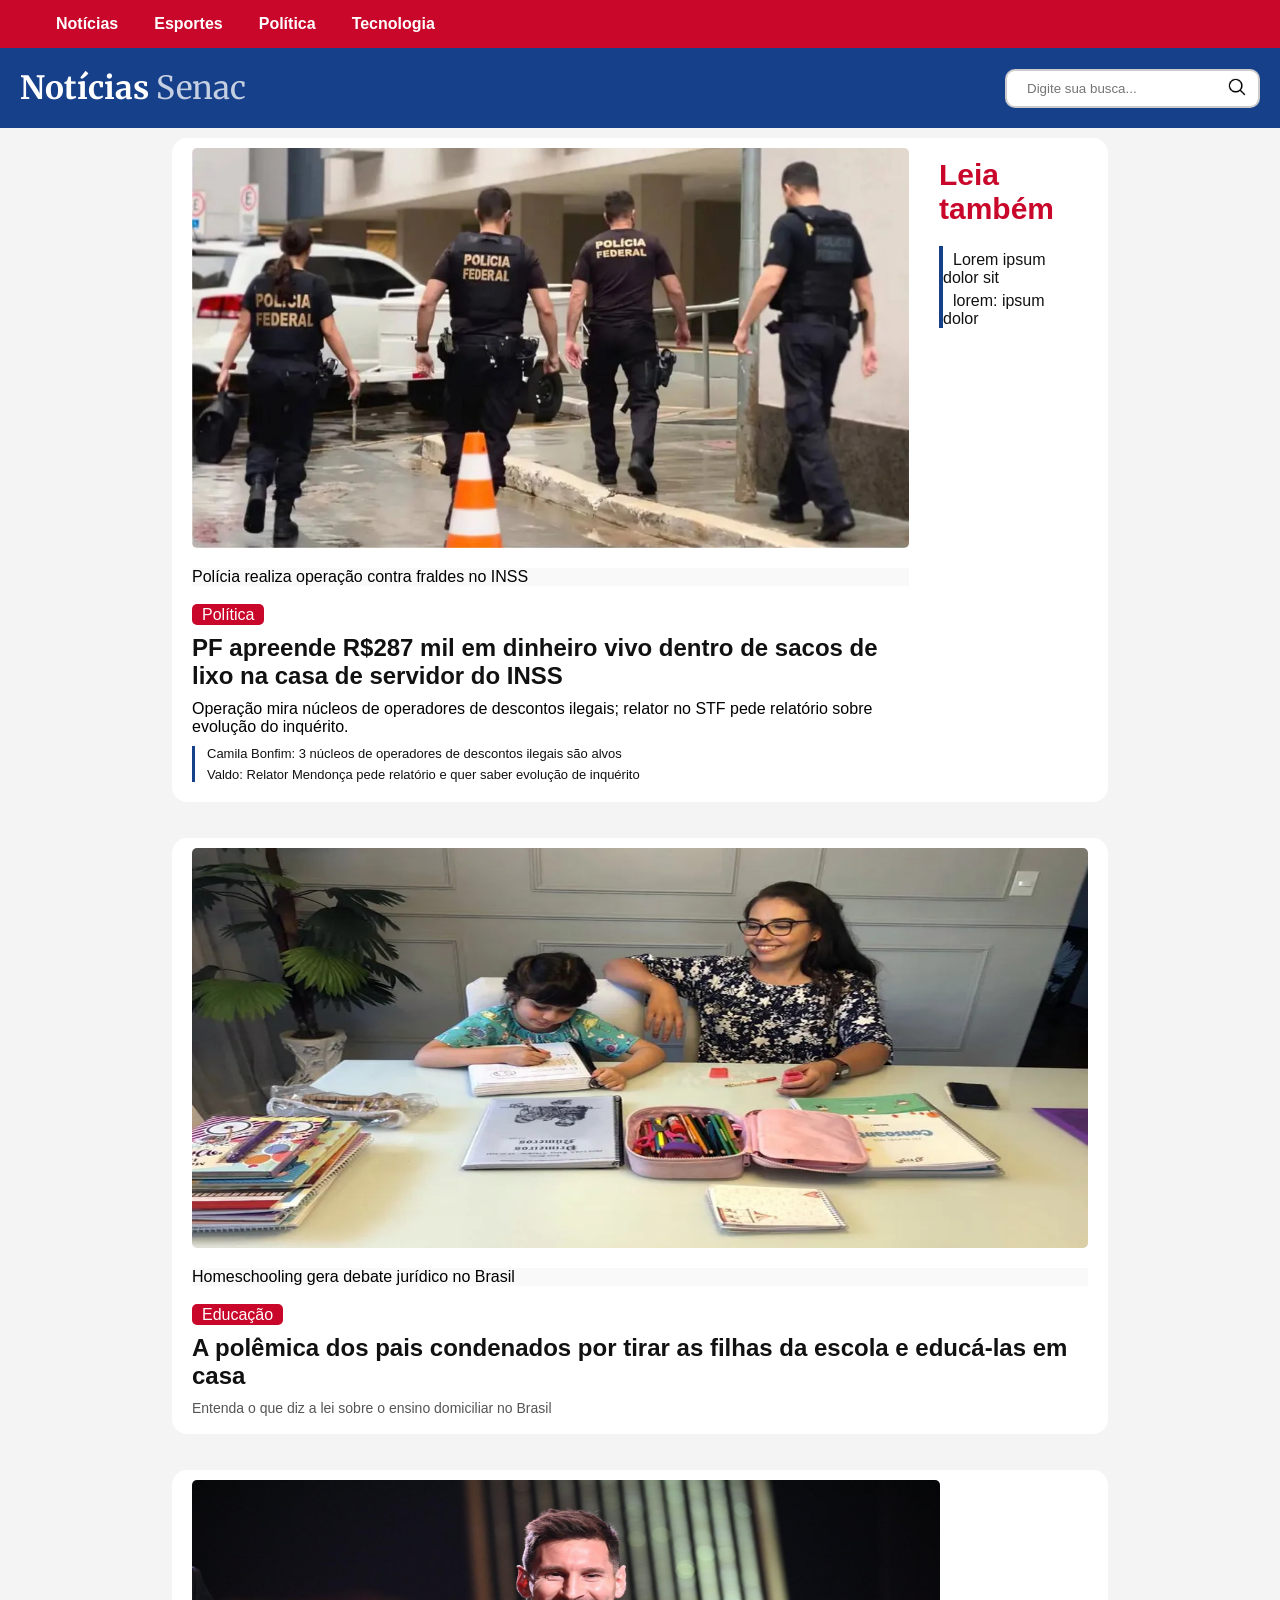
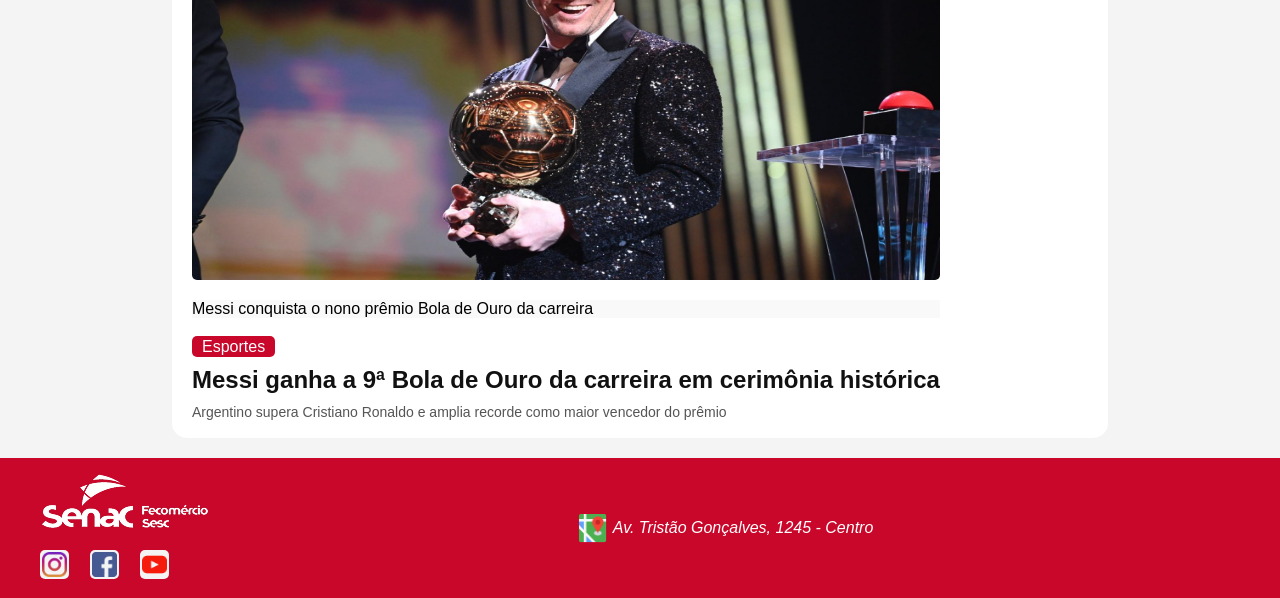
<file: index.html>
<!DOCTYPE html>
<html lang="pt-BR">

<head>
    <meta charset="UTF-8">
    <meta name="viewport" content="width=device-width, initial-scale=1.0">
    <title>Notícias Senac</title>
    <link rel="stylesheet" href="styles/style.css">
    <link rel="preconnect" href="https://fonts.googleapis.com">
    <link rel="preconnect" href="https://fonts.gstatic.com" crossorigin>
    <link
        href="https://fonts.googleapis.com/css2?family=Merriweather:wght@400;700;900&family=Source+Sans+3:wght@400;600&display=swap"
        rel="stylesheet">
</head>

<body>
    <nav aria-label="Navegação principal">
        <ul>
            <li><a href="#">Notícias</a></li>
            <li><a href="#">Esportes</a></li>
            <li><a href="#">Política</a></li>
            <li><a href="#">Tecnologia</a></li>
        </ul>
    </nav>

    <header>
        <h1>Notícias <span>Senac</span></h1>
        <form role="search" aria-label="Buscar notícias">
            <label for="busca">Buscar Notícias</label>
            <input type="search" id="busca" name="busca" placeholder="Digite sua busca..." required autocomplete="off">
            <button>
                <img src="imagens/lupa.png" alt="">
            </button>
        </form>
    </header>
    <main>
        <section aria-label="Principais notícias">
            <article class="card-principal">
                <div class="card-conteudo">
                    <figure>
                        <img src="imagens/policia-federal.jpeg" alt="Sacos de lixo com dinheiro apreendido pela Polícia Federal em operação no INSS">
                        <figcaption>Polícia realiza operação contra fraldes no INSS</figcaption>
                    </figure>
                    <span class="categoria">Política</span>
                    <h2>
                        <a href="#">PF apreende R$287 mil em dinheiro vivo dentro de sacos de lixo na casa de servidor
                            do INSS</a>
                    </h2>
                    <p>Operação mira núcleos de operadores de descontos ilegais; relator no STF pede relatório sobre
                        evolução do inquérito.</p>
                    <ul>
                        <li>
                            <a href="#">Camila Bonfim: 3 núcleos de operadores de descontos ilegais são alvos</a>
                        </li>
                        <li>
                            <a href="#">Valdo: Relator Mendonça pede relatório e quer saber evolução de inquérito</a>
                        </li>
                    </ul>
                </div>
                <aside>
                    <h2>Leia também</h2>
                    <ul>
                        <li>
                            <a href="">Lorem ipsum dolor sit</a>
                        </li>
                        <li>
                            <a href="">lorem: ipsum dolor</a>
                        </li>
                    </ul>
                </aside>
            </article>
            <article class="card-principal">
                <div class="card-conteudo">
                    <figure>
                        <img src="imagens/foto-homeschooling.jpeg" alt="Criança estudando em casa com livros na mesa e um responsável ao lado">
                        <figcaption>Homeschooling gera debate jurídico no Brasil</figcaption>
                    </figure>
                    <span class="categoria">Educação</span>
                    <h2>
                        <a href="#">A polêmica dos pais condenados por tirar as filhas da escola e educá-las em casa</a>
                    </h2>
                    <h3>Entenda o que diz a lei sobre o ensino domiciliar no Brasil</h3>
                </div>
            </article>
            <article class="card-principal">
                <div class="card-conteudo">
                    <figure>
                        <img src="imagens/messi.jpg" alt="Messi erguendo a taça da Bola de Ouro pela nona vez">
                        <figcaption>Messi conquista o nono prêmio Bola de Ouro da carreira</figcaption>
                    </figure>
                    <span class="categoria">Esportes</span>
                    <h2>
                        <a href="#">Messi ganha a 9ª Bola de Ouro da carreira em cerimônia histórica</a>
                    </h2>
                    <h3>Argentino supera Cristiano Ronaldo e amplia recorde como maior vencedor do prêmio</h3>
                </div>
            </article>
        </section>
    </main>
    <footer>
        <div class="links-sociais">
            <img src="imagens/logo-senac.png" alt="Logo do Senac" class="logo-senac">
            <ul>
                <li>
                    <a href="https://www.instagram.com/senacce/" target="_blank">
                        <img src="imagens/instagram.png" alt="Logo do Instagram">
                    </a>
                </li>
                <li>
                    <a href="https://www.facebook.com/senacceara/?locale=pt_BR" target="_blank">
                        <img src="imagens/facebook.png" alt="Logo do Facebook">
                    </a>
                </li>
                <li>
                    <a href="https://www.youtube.com/@Senacceoficial" target="_blank">
                        <img src="imagens/youtube.png" alt="Logo do Youtube">
                    </a>
                </li>
            </ul>
        </div>
        <address>
            <img src="imagens/endereco.png" alt="Ícone de mapa">
            <p>Av. Tristão Gonçalves, 1245 - Centro</p>
        </address>
        <div></div>
    </footer>
</body>

</html>
</file>
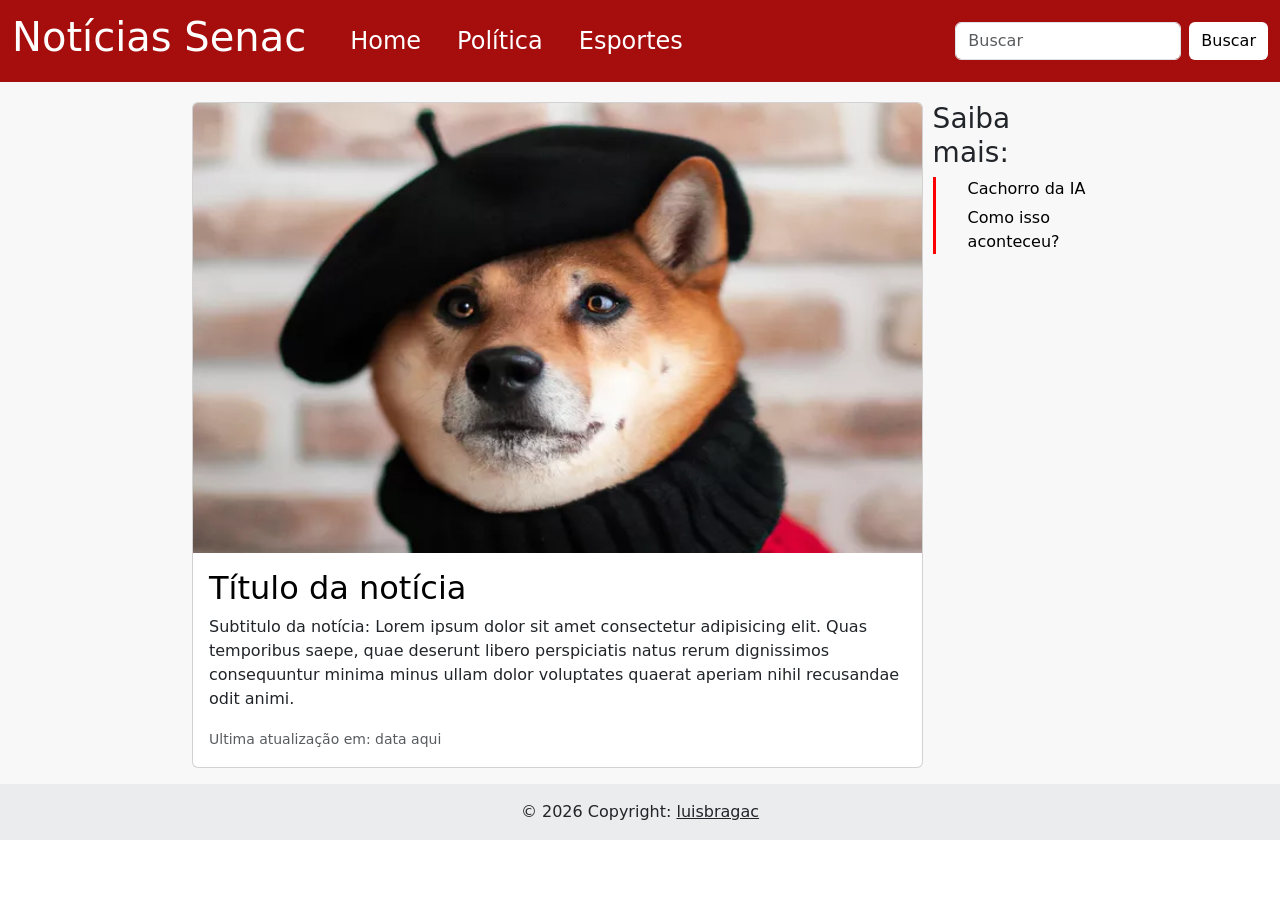
<file: frontend/index.html>
<!DOCTYPE html>
<html lang="pt-br">

<head>
    <meta charset="UTF-8">
    <meta name="viewport" content="width=device-width, initial-scale=1.0">
    <title>Notícias Senac</title>
    <link href="https://cdn.jsdelivr.net/npm/bootstrap@5.3.8/dist/css/bootstrap.min.css" rel="stylesheet"
        integrity="sha384-sRIl4kxILFvY47J16cr9ZwB07vP4J8+LH7qKQnuqkuIAvNWLzeN8tE5YBujZqJLB" crossorigin="anonymous">
    <link rel="stylesheet" href="styles/style.css">
</head>

<body>
    <header>
        <nav class="navbar navbar-expand-lg bg-body-tertiary">
            <div class="container-fluid">
                <h1 class="navbar-brand" href="#">Notícias Senac</h1>
                <div class="collapse navbar-collapse" id="navbarScroll">
                    <ul class="navbar-nav me-auto my-2 my-lg-0 navbar-nav-scroll">
                        <li class="nav-item">
                            <a class="nav-link" aria-current="page" href="#">Home</a>
                        </li>
                        <li class="nav-item">
                            <a class="nav-link" href="#">Política</a>
                        </li>
                        <li class="nav-item">
                            <a class="nav-link" href="#">Esportes</a>
                        </li>
                    </ul>
                    <form class="d-flex" role="search">
                        <label for="campo-busca">Buscar</label>
                        <input class="form-control me-2" type="search" id="campo-busca" name="campo-busca"
                            placeholder="Buscar" aria-label="Search" />
                        <button class="btn btn-outline-success" type="submit">Buscar</button>
                    </form>
                </div>
            </div>
        </nav>
    </header>
    <main>
        <section>
            <article>
                <div class="card mb-3">
                    <div class="imagem-noticia">
                        <img src="imagens/dall_e_ia.webp" class="card-img-top" alt="Legenda">
                    </div>
                    <div class="card-body">
                        <h2 class="card-title">
                            <a href="#">Título da notícia</a>
                        </h2>
                        <p class="card-text">Subtitulo da notícia: Lorem ipsum dolor sit amet consectetur adipisicing
                            elit. Quas temporibus saepe, quae deserunt libero perspiciatis natus rerum dignissimos
                            consequuntur minima minus ullam dolor voluptates quaerat aperiam nihil recusandae odit
                            animi.</p>
                        <p class="card-text"><small class="text-body-secondary">Ultima atualização em: data aqui</small>
                        </p>
                    </div>
                </div>
                <aside>
                    <h3>Saiba mais: </h3>
                    <ul>
                        <li>
                            <a href="#">Cachorro da IA</a>
                        </li>
                        <li><a href="#">Como isso aconteceu?</a></li>
                    </ul>
                </aside>
            </article>
        </section>
    </main>
    <footer class="bg-body-tertiary text-center text-lg-start">
        <!-- Copyright -->
        <div class="text-center p-3" style="background-color: rgba(0, 0, 0, 0.05);">
            © 2026 Copyright:
            <a class="text-body" href="https://www.instagram.com/luisbragac" target="_blank">luisbragac</a>
        </div>
        <!-- Copyright -->
    </footer>
</body>

</html>
</file>
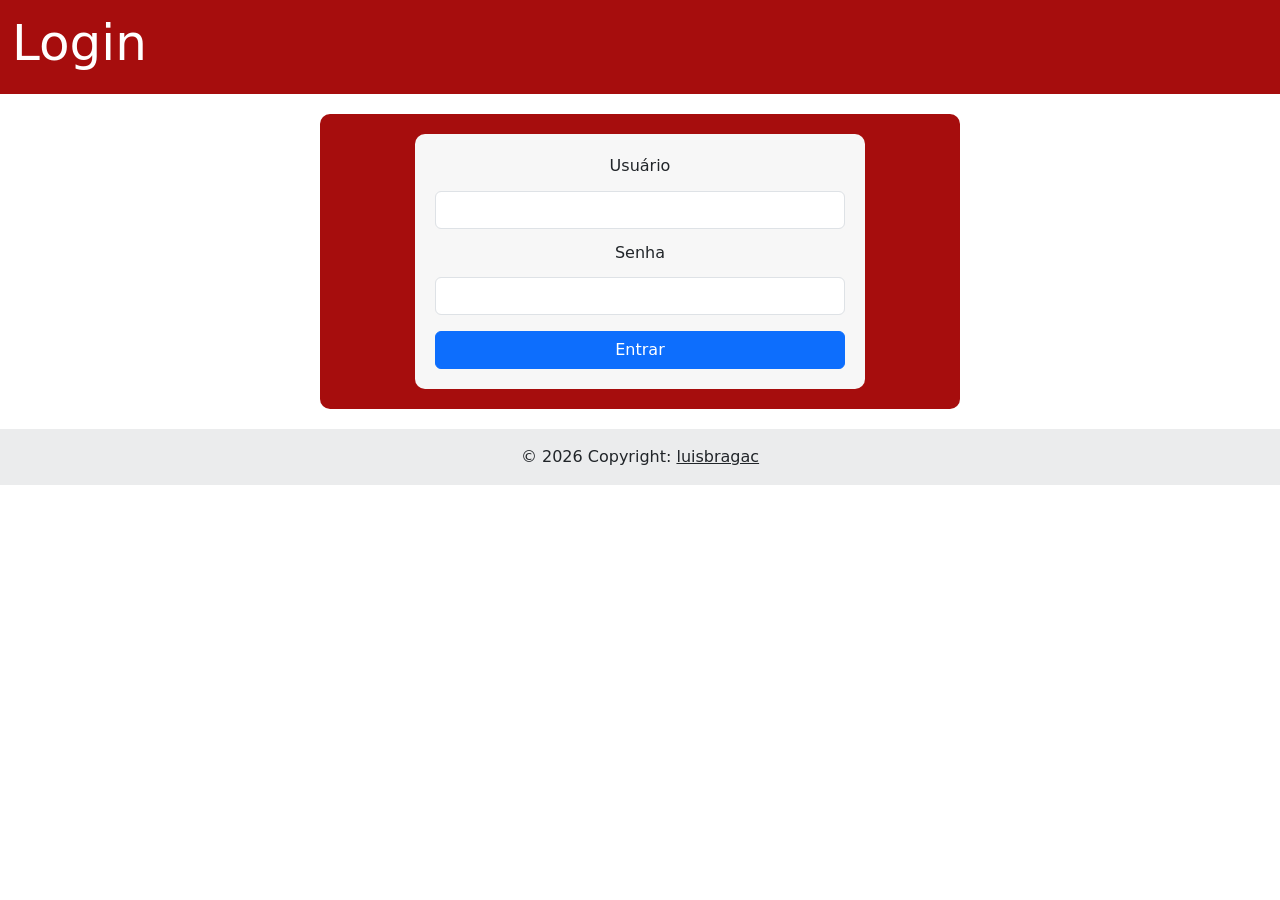
<file: frontend/add-noticia.html>
<!doctype html>
<html lang="pt-br">
  <head>
    <meta charset="UTF-8" />
    <meta name="viewport" content="width=device-width, initial-scale=1.0" />
    <title>Adicionar Notícia</title>
    <link
      href="https://cdn.jsdelivr.net/npm/bootstrap@5.3.8/dist/css/bootstrap.min.css"
      rel="stylesheet"
      integrity="sha384-sRIl4kxILFvY47J16cr9ZwB07vP4J8+LH7qKQnuqkuIAvNWLzeN8tE5YBujZqJLB"
      crossorigin="anonymous"
    />
    <link rel="stylesheet" href="styles/style-add-noticias.css" />
  </head>
  <body>
    <header>
      <nav class="navbar navbar-expand-lg bg-body-tertiary">
        <div class="container-fluid">
          <h1 class="navbar-brand">Adicionar Notícia</h1>
          <div class="navbar-nav me-auto my-2 my-lg-0 navbar-nav-scroll">
            <ul class="navbar-nav me-auto my-2 my-lg-0 navbar-nav-scroll">
              <li class="nav-item">
                <a
                  class="nav-link"
                  aria-current="page"
                  href="view-noticias.html"
                  >Ver notícias</a
                >
              </li>
            </ul>
          </div>
        </div>
      </nav>
    </header>

    <main>
      <article>
        <form>
          <div class="mb-3">
            <label for="titulo" class="form-label"
              >Título</label
            >
            <input
              type="text"
              class="form-control"
              id="titulo"
              name="titulo"
              required
            />

            <label for="subtitulo" class="form-label"
              >Subtítulo</label
            >
            <input
              type="text"
              class="form-control"
              id="subtitulo"
              name="subtitulo"
              required
            />

            <label for="imagem" class="form-label">Imagem Principal</label>
            <input class="form-control" type="file" id="imagem" name="imagem" required  />

            <label for="legenda" class="form-label"
              >Legenda</label
            >
            <input
              type="text"
              class="form-control"
              id="legenda"
              name="legenda"
              required
            />

            <label for="conteudo" class="form-label"
              >Conteúdo</label
            >
            <textarea
              class="form-control"
              id="conteudo"
              name="conteudo"
              required
              rows="3"
            ></textarea>

            <label for="categoria" class="form-label">Categoria</label>
            <select id="categoria" class="form-select" required name="categoria">
              <option selected>Escolha...</option>
              <option>...</option>
            </select>
          </div>

          <button class="btn btn-primary" type="submit" aria-label="Adicionar Notícia">Adicionar</button>
        </form>
      </article>
    </main>
    <footer class="bg-body-tertiary text-center text-lg-start">
      <!-- Copyright -->
      <div
        class="text-center p-3"
        style="background-color: rgba(0, 0, 0, 0.05)"
      >
        © 2026 Copyright:
        <a
          class="text-body"
          href="https://www.instagram.com/luisbragac"
          target="_blank"
          >luisbragac</a
        >
      </div>
      <!-- Copyright -->
    </footer>
    <script src="scripts/add-noticia.js"></script>
  </body>
</html>
</file>
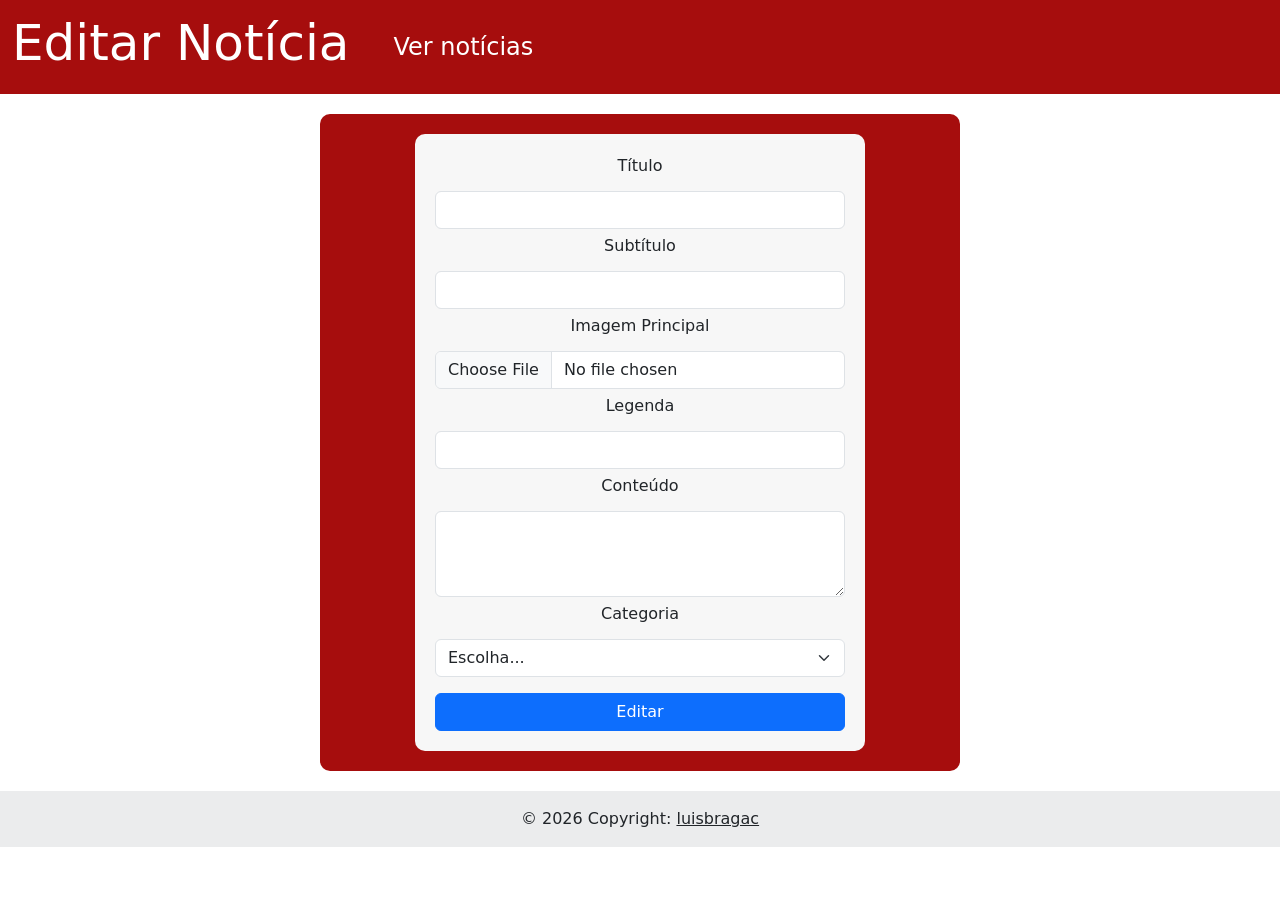
<file: frontend/editar-noticia.html>
<!doctype html>
<html lang="pt-br">
  <head>
    <meta charset="UTF-8" />
    <meta name="viewport" content="width=device-width, initial-scale=1.0" />
    <title>Editar Notícia</title>
    <link
      href="https://cdn.jsdelivr.net/npm/bootstrap@5.3.8/dist/css/bootstrap.min.css"
      rel="stylesheet"
      integrity="sha384-sRIl4kxILFvY47J16cr9ZwB07vP4J8+LH7qKQnuqkuIAvNWLzeN8tE5YBujZqJLB"
      crossorigin="anonymous"
    />
    <link rel="stylesheet" href="styles/style-add-noticias.css" />
  </head>
  <body>
    <header>
      <nav class="navbar navbar-expand-lg bg-body-tertiary">
        <div class="container-fluid">
          <h1 class="navbar-brand">Editar Notícia</h1>
          <div class="navbar-nav me-auto my-2 my-lg-0 navbar-nav-scroll">
            <ul class="navbar-nav me-auto my-2 my-lg-0 navbar-nav-scroll">
              <li class="nav-item">
                <a
                  class="nav-link"
                  aria-current="page"
                  href="view-noticias.html"
                  >Ver notícias</a
                >
              </li>
            </ul>
          </div>
        </div>
      </nav>
    </header>

    <main>
      <article>
        <form>
          <div class="mb-3">
            <label for="titulo" class="form-label"
              >Título</label
            >
            <input
              type="text"
              class="form-control"
              id="titulo"
              name="titulo"
              required
            />

            <label for="subtitulo" class="form-label"
              >Subtítulo</label
            >
            <input
              type="text"
              class="form-control"
              id="subtitulo"
              name="subtitulo"
              required
            />

            <label for="imagem" class="form-label">Imagem Principal</label>
            <input class="form-control" type="file" id="imagem" name="imagem" required  />

            <label for="legenda" class="form-label"
              >Legenda</label
            >
            <input
              type="text"
              class="form-control"
              id="legenda"
              name="legenda"
              required
            />

            <label for="conteudo" class="form-label"
              >Conteúdo</label
            >
            <textarea
              class="form-control"
              id="conteudo"
              name="conteudo"
              required
              rows="3"
            ></textarea>

            <label for="categoria" class="form-label">Categoria</label>
            <select id="categoria" class="form-select" required name="categoria">
              <option selected>Escolha...</option>
              <option>...</option>
            </select>
          </div>

          <button class="btn btn-primary" type="submit" aria-label="Editar Notícia">Editar</button>
        </form>
      </article>
    </main>

    <footer class="bg-body-tertiary text-center text-lg-start">
        <!-- Copyright -->
        <div class="text-center p-3" style="background-color: rgba(0, 0, 0, 0.05);">
            © 2026 Copyright:
            <a class="text-body" href="https://www.instagram.com/luisbragac" target="_blank">luisbragac</a>
        </div>
        <!-- Copyright -->
    </footer>
    
  </body>
</html>
</file>
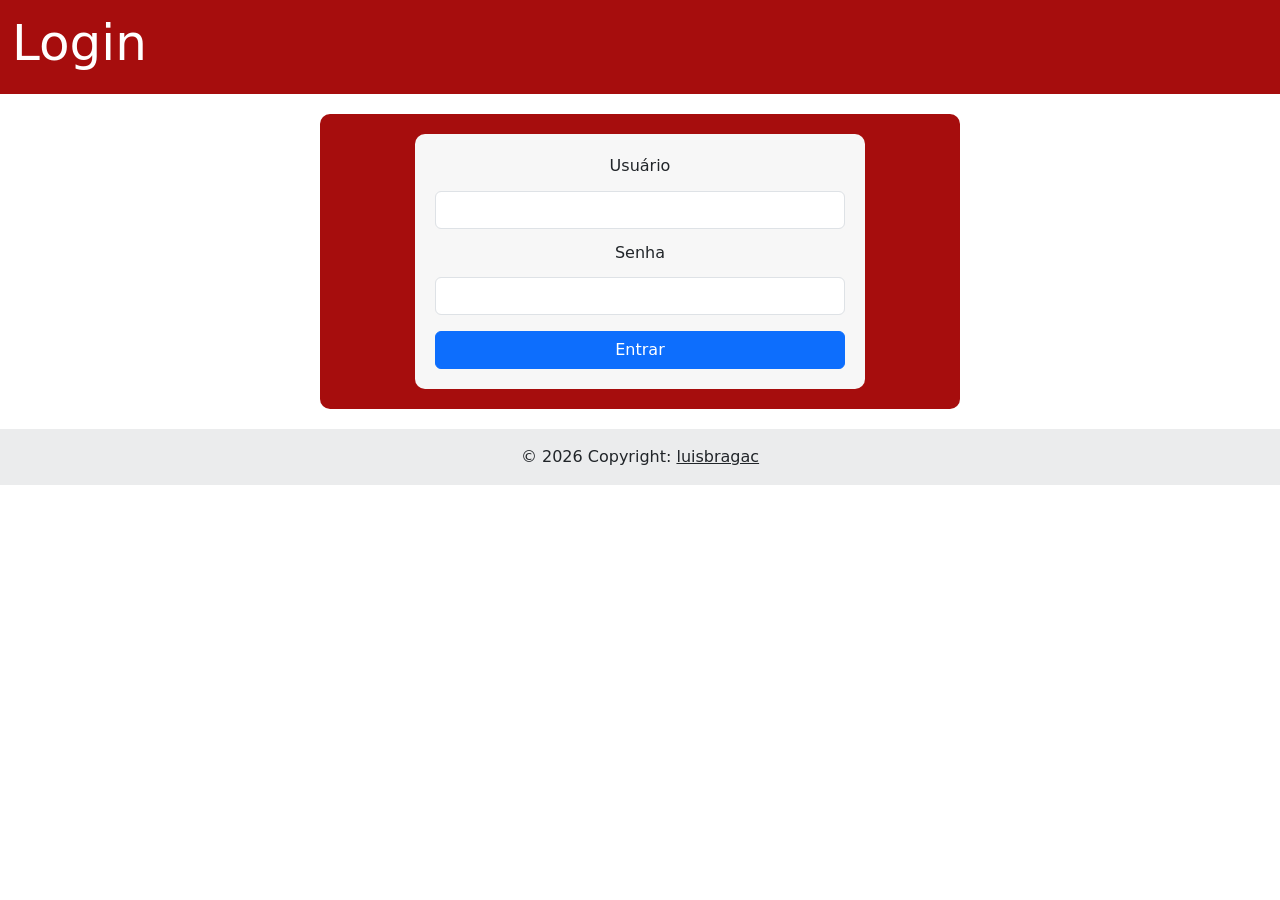
<file: frontend/login.html>
<!doctype html>
<html lang="pt-br">
  <head>
    <meta charset="UTF-8" />
    <meta name="viewport" content="width=device-width, initial-scale=1.0" />
    <title>Login</title>
    <link
      href="https://cdn.jsdelivr.net/npm/bootstrap@5.3.8/dist/css/bootstrap.min.css"
      rel="stylesheet"
      integrity="sha384-sRIl4kxILFvY47J16cr9ZwB07vP4J8+LH7qKQnuqkuIAvNWLzeN8tE5YBujZqJLB"
      crossorigin="anonymous"
    />
    <link rel="stylesheet" href="styles/style-login.css" />
  </head>

  <body>
    <header>
      <nav class="navbar navbar-expand-lg bg-body-tertiary">
        <div class="container-fluid">
          <h1 class="navbar-brand">Login</h1>
        </div>
      </nav>
    </header>
    <main>
      <article>
        <form>
          <div class="mb-3">
            <label for="username" class="form-label"
              >Usuário</label
            >
            <input
              type="text"
              class="form-control"
              id="username"
              name="username"
              required
            />
            <div class="col-auto">
              <label for="senha" class="col-form-label">Senha</label>
            </div>
            <div class="col-auto">
              <input
                type="password"
                id="senha"
                name="senha"
                required
                class="form-control"
              />
            </div>
          </div>
          <button class="btn btn-primary" type="submit" aria-label="Entrar">Entrar</button>
        </form>
      </article>
    </main>
    <footer class="bg-body-tertiary text-center text-lg-start">
        <!-- Copyright -->
        <div class="text-center p-3" style="background-color: rgba(0, 0, 0, 0.05);">
            © 2026 Copyright:
            <a class="text-body" href="https://www.instagram.com/luisbragac" target="_blank">luisbragac</a>
        </div>
        <!-- Copyright -->
    </footer>
    <script src="scripts/login.js"></script>
  </body>
</html>
</file>
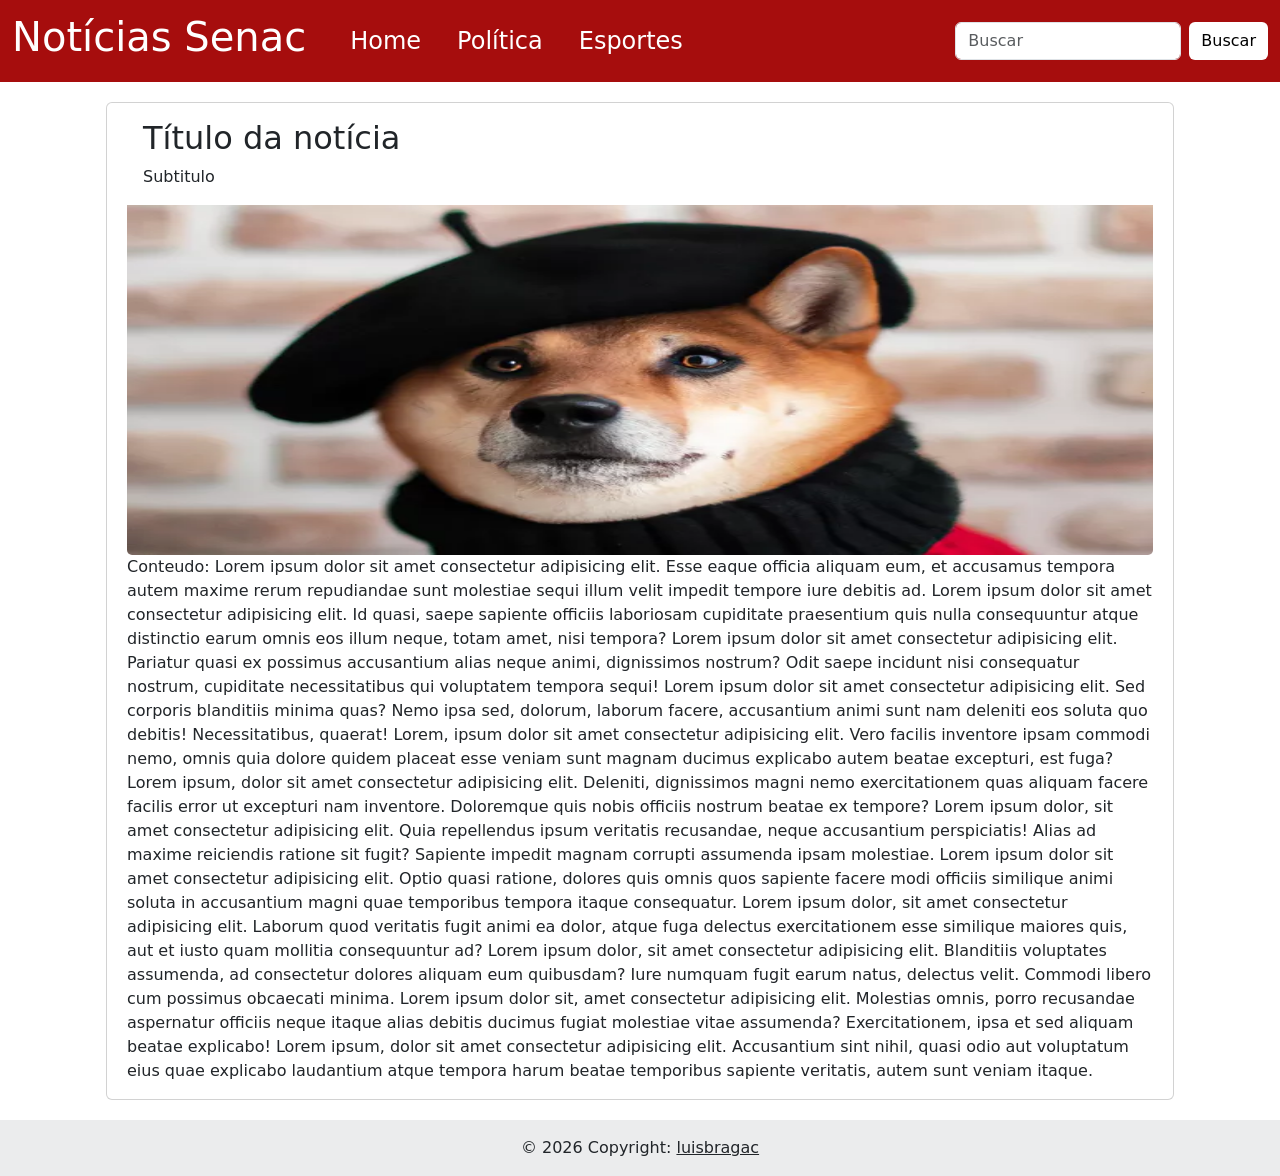
<file: frontend/noticia.html>
<!doctype html>
<html lang="pt-br">
  <head>
    <meta charset="UTF-8" />
    <meta name="viewport" content="width=device-width, initial-scale=1.0" />
    <title>Título da Notícia</title>
    <link
      href="https://cdn.jsdelivr.net/npm/bootstrap@5.3.8/dist/css/bootstrap.min.css"
      rel="stylesheet"
      integrity="sha384-sRIl4kxILFvY47J16cr9ZwB07vP4J8+LH7qKQnuqkuIAvNWLzeN8tE5YBujZqJLB"
      crossorigin="anonymous"
    />
    <link rel="stylesheet" href="styles/noticia.css" />
  </head>
  <body>
    <header>
      <nav class="navbar navbar-expand-lg bg-body-tertiary">
        <div class="container-fluid">
          <h1 class="navbar-brand" href="#">Notícias Senac</h1>
          <div class="collapse navbar-collapse" id="navbarScroll">
            <ul class="navbar-nav me-auto my-2 my-lg-0 navbar-nav-scroll">
              <li class="nav-item">
                <a class="nav-link" aria-current="page" href="index.html">Home</a>
              </li>
              <li class="nav-item">
                <a class="nav-link" href="#">Política</a>
              </li>
              <li class="nav-item">
                <a class="nav-link" href="#">Esportes</a>
              </li>
            </ul>
            <form class="d-flex" role="search">
              <label for="campo-busca">Buscar</label>
              <input
                class="form-control me-2"
                type="search"
                id="campo-busca"
                name="campo-busca"
                placeholder="Buscar"
                aria-label="Search"
              />
              <button class="btn btn-outline-success" type="submit">
                Buscar
              </button>
            </form>
          </div>
        </div>
      </nav>
    </header>
    <main>
      <article>
        <div class="card">
          <div class="card-body">
            <h2 class="card-title">Título da notícia</h2>
            <p class="card-text">Subtitulo</p>
          </div>
          <img src="imagens/dall_e_ia.webp" class="card-img-bottom" alt="legenda" />
          <p>Conteudo: Lorem ipsum dolor sit amet consectetur adipisicing elit. Esse eaque officia aliquam eum, et accusamus tempora autem maxime rerum repudiandae sunt molestiae sequi illum velit impedit tempore iure debitis ad. Lorem ipsum dolor sit amet consectetur adipisicing elit. Id quasi, saepe sapiente officiis laboriosam cupiditate praesentium quis nulla consequuntur atque distinctio earum omnis eos illum neque, totam amet, nisi tempora? Lorem ipsum dolor sit amet consectetur adipisicing elit. Pariatur quasi ex possimus accusantium alias neque animi, dignissimos nostrum? Odit saepe incidunt nisi consequatur nostrum, cupiditate necessitatibus qui voluptatem tempora sequi! Lorem ipsum dolor sit amet consectetur adipisicing elit. Sed corporis blanditiis minima quas? Nemo ipsa sed, dolorum, laborum facere, accusantium animi sunt nam deleniti eos soluta quo debitis! Necessitatibus, quaerat! Lorem, ipsum dolor sit amet consectetur adipisicing elit. Vero facilis inventore ipsam commodi nemo, omnis quia dolore quidem placeat esse veniam sunt magnam ducimus explicabo autem beatae excepturi, est fuga? Lorem ipsum, dolor sit amet consectetur adipisicing elit. Deleniti, dignissimos magni nemo exercitationem quas aliquam facere facilis error ut excepturi nam inventore. Doloremque quis nobis officiis nostrum beatae ex tempore? Lorem ipsum dolor, sit amet consectetur adipisicing elit. Quia repellendus ipsum veritatis recusandae, neque accusantium perspiciatis! Alias ad maxime reiciendis ratione sit fugit? Sapiente impedit magnam corrupti assumenda ipsam molestiae. Lorem ipsum dolor sit amet consectetur adipisicing elit. Optio quasi ratione, dolores quis omnis quos sapiente facere modi officiis similique animi soluta in accusantium magni quae temporibus tempora itaque consequatur. Lorem ipsum dolor, sit amet consectetur adipisicing elit. Laborum quod veritatis fugit animi ea dolor, atque fuga delectus exercitationem esse similique maiores quis, aut et iusto quam mollitia consequuntur ad? Lorem ipsum dolor, sit amet consectetur adipisicing elit. Blanditiis voluptates assumenda, ad consectetur dolores aliquam eum quibusdam? Iure numquam fugit earum natus, delectus velit. Commodi libero cum possimus obcaecati minima. Lorem ipsum dolor sit, amet consectetur adipisicing elit. Molestias omnis, porro recusandae aspernatur officiis neque itaque alias debitis ducimus fugiat molestiae vitae assumenda? Exercitationem, ipsa et sed aliquam beatae explicabo! Lorem ipsum, dolor sit amet consectetur adipisicing elit. Accusantium sint nihil, quasi odio aut voluptatum eius quae explicabo laudantium atque tempora harum beatae temporibus sapiente veritatis, autem sunt veniam itaque.</p>
        </div>
      </article>
    </main>

    <footer class="bg-body-tertiary text-center text-lg-start">
        <!-- Copyright -->
        <div class="text-center p-3" style="background-color: rgba(0, 0, 0, 0.05);">
            © 2026 Copyright:
            <a class="text-body" href="https://www.instagram.com/luisbragac" target="_blank">luisbragac</a>
        </div>
        <!-- Copyright -->
    </footer>
  </body>
</html>
</file>
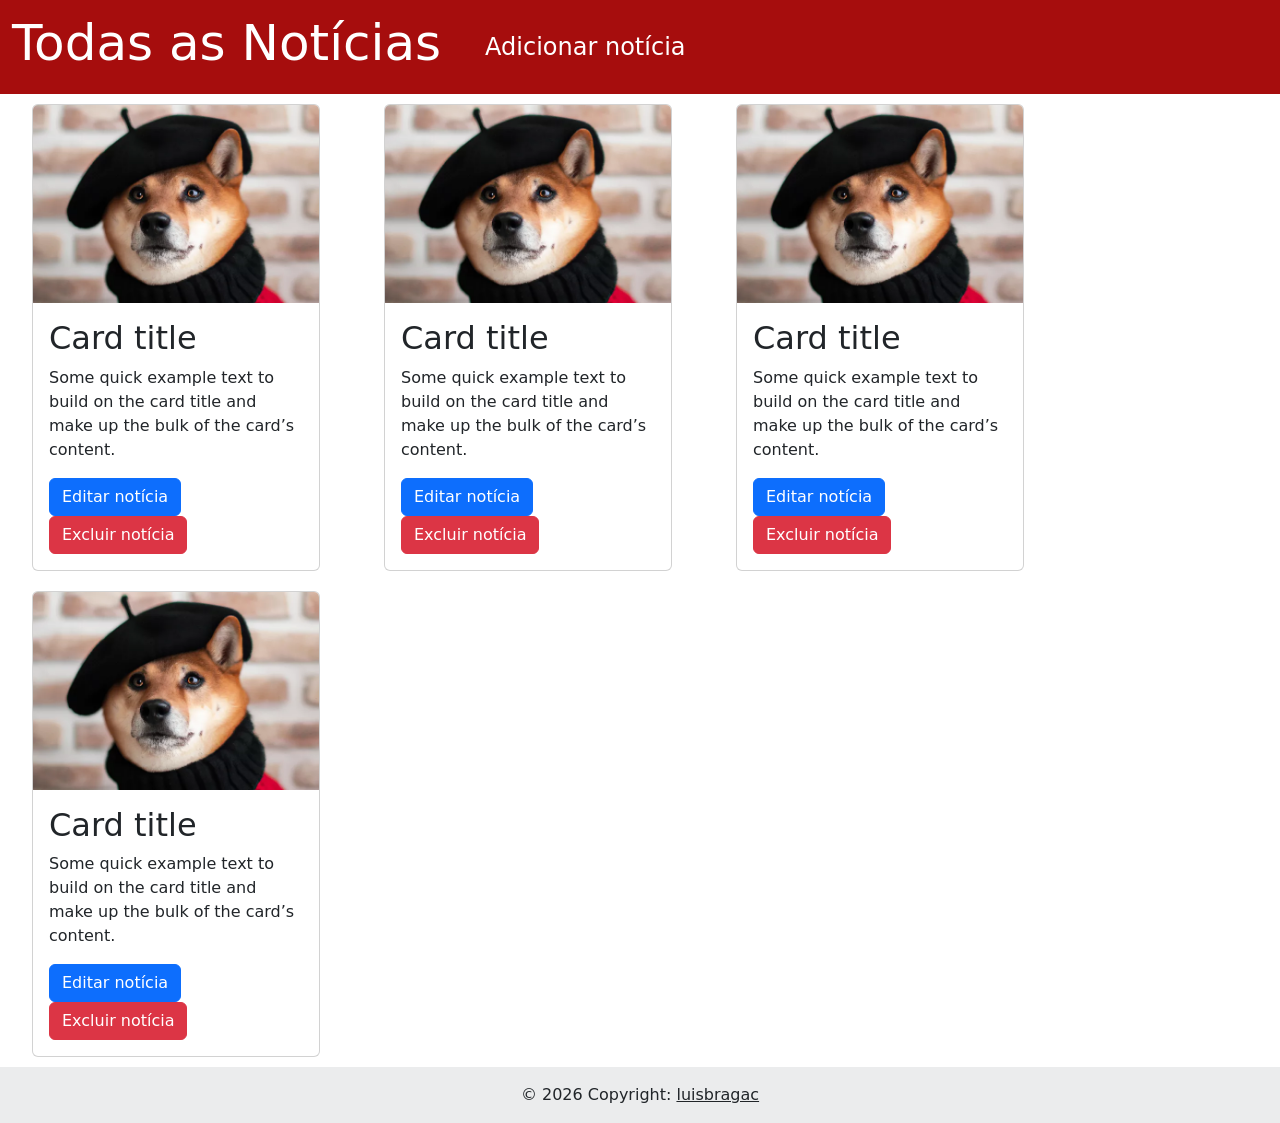
<file: frontend/view-noticias.html>
<!doctype html>
<html lang="pt-br">
  <head>
    <meta charset="UTF-8" />
    <meta name="viewport" content="width=device-width, initial-scale=1.0" />
    <title>Todas as Notícias</title>
    <link
      href="https://cdn.jsdelivr.net/npm/bootstrap@5.3.8/dist/css/bootstrap.min.css"
      rel="stylesheet"
      integrity="sha384-sRIl4kxILFvY47J16cr9ZwB07vP4J8+LH7qKQnuqkuIAvNWLzeN8tE5YBujZqJLB"
      crossorigin="anonymous"
    />
    <link rel="stylesheet" href="styles/style-view-noticias.css" />
  </head>
  <body>
    <header>
      <nav class="navbar navbar-expand-lg bg-body-tertiary">
        <div class="container-fluid">
          <h1 class="navbar-brand">Todas as Notícias</h1>
          <div class="navbar-nav me-auto my-2 my-lg-0 navbar-nav-scroll">
            <ul class="navbar-nav me-auto my-2 my-lg-0 navbar-nav-scroll">
              <li class="nav-item">
                <a class="nav-link" aria-current="page" href="add-noticia.html">Adicionar notícia</a>
              </li>
            </ul>
          </div>
        </div>
      </nav>
    </header>

    <main>
      <article>
        <div class="card" style="width: 18rem">
          <!-- Foto principal da notícia -->
          <img
            src="imagens/dall_e_ia.webp"
            class="card-img-top"
            alt="Cachorro da IA"
          />
          <div class="card-body">
            <!-- Título da notícia -->
            <h2 class="card-title">Card title</h2>

            <!-- Legenda -->
            <p class="card-text">
              Some quick example text to build on the card title and make up the
              bulk of the card’s content.
            </p>
            <a href="#" class="btn btn-primary">Editar notícia</a>
            <a href="#" class="btn btn-danger">Excluir notícia</a>
          </div>
        </div>

        <div class="card" style="width: 18rem">
          <!-- Foto principal da notícia -->
          <img
            src="imagens/dall_e_ia.webp"
            class="card-img-top"
            alt="Cachorro da IA"
          />
          <div class="card-body">
            <!-- Título da notícia -->
            <h2 class="card-title">Card title</h2>

            <!-- Legenda -->
            <p class="card-text">
              Some quick example text to build on the card title and make up the
              bulk of the card’s content.
            </p>
            <a href="#" class="btn btn-primary">Editar notícia</a>
            <a href="#" class="btn btn-danger">Excluir notícia</a>
          </div>
        </div>

        <div class="card" style="width: 18rem">
          <!-- Foto principal da notícia -->
          <img
            src="imagens/dall_e_ia.webp"
            class="card-img-top"
            alt="Cachorro da IA"
          />
          <div class="card-body">
            <!-- Título da notícia -->
            <h2 class="card-title">Card title</h2>

            <!-- Legenda -->
            <p class="card-text">
              Some quick example text to build on the card title and make up the
              bulk of the card’s content.
            </p>
            <a href="#" class="btn btn-primary">Editar notícia</a>
            <a href="#" class="btn btn-danger">Excluir notícia</a>
          </div>
        </div>

        <div class="card" style="width: 18rem">
          <!-- Foto principal da notícia -->
          <img
            src="imagens/dall_e_ia.webp"
            class="card-img-top"
            alt="Cachorro da IA"
          />
          <div class="card-body">
            <!-- Título da notícia -->
            <h2 class="card-title">Card title</h2>

            <!-- Legenda -->
            <p class="card-text">
              Some quick example text to build on the card title and make up the
              bulk of the card’s content.
            </p>
            <a href="#" class="btn btn-primary">Editar notícia</a>
            <a href="#" class="btn btn-danger">Excluir notícia</a>
          </div>
        </div>
      </article>
    </main>
    <footer class="bg-body-tertiary text-center text-lg-start">
        <!-- Copyright -->
        <div class="text-center p-3" style="background-color: rgba(0, 0, 0, 0.05);">
            © 2026 Copyright:
            <a class="text-body" href="https://www.instagram.com/luisbragac" target="_blank">luisbragac</a>
        </div>
        <!-- Copyright -->
    </footer>
  </body>
</html>
</file>
<file: styles/style.css>
*{
    padding: 0px;
    margin: 0px;
    font-family: 'Inter', sans-serif;
}

body{
    background-color: #F4F4F4;
}

nav{
    background-color: #C9072A;
    padding: 15px 40px;
}

nav a{
    color: white;
    text-decoration: none;
    padding: 10px 16px;
    font-size: 16px;
    font-weight: 600;
    transition: 0.2s ease;
}

nav a:hover{
    background-color: white;
    border-radius: 10px;
    color: black;
}

nav ul{
    display: flex;
    gap: 4px;
    list-style: none;
}

header{
    background-color: #17408B;
    color: white;
    padding: 20px;
    display: flex;
    align-items: center;
    justify-content: space-between;
    
}

header h1{
    font-family: 'Merriweather', Georgia, serif;
}

header h1 span {
    color: rgba(255,255,255,0.75);
    font-weight: 400;
    font-family: 'Merriweather', Georgia, serif;
    
}

header form{
    display: flex;
    align-items: center;
    gap: 0px;
}

header form label{
    width: 1px;
    height: 1px;
    overflow: hidden;
    clip: rect(0,0,0,0);
}

header form input{
    border-radius: 10px 0 0 10px;
    padding: 10px 20px;
    border: 2px solid #ccc;
    margin: 0px;
    border-right: none;
    outline: none;
    
}

header form button img{
    width: 22px;
}

header form button{
    background-color: white;
    border: 2px solid #ccc;
    border-left: none;
    border-radius: 0 10px 10px 0;
    padding: 5px 10px;
    cursor: pointer;
}

section{
    display: flex;
    flex-direction: column;
    align-items: center;
    justify-content: center;
    gap: 16px;
    
}

.card-principal{
    background-color: white;
    display: flex;
    gap: 20px;
    padding: 10px 20px;
    margin: 10px 0px 10px 0px;
    width: 70%;
    border-radius: 15px;
}

.card-principal img{
    width: 100%;
    height: 400px;
    display: block;
    border-radius: 5px;
}

.card-principal figure{
    display: flex;
    flex-direction: column;
    gap: 20px;
}

.card-principal figcaption{
    margin-bottom: 20px;
    background-color: #F9F9F9;
}

.categoria{
    background-color: #C9072A;
    color: white;
    border-radius: 5px;
    padding: 2px 10px;
}

.card-conteudo a{
    text-decoration: none;
    color: #111;
}

.card-conteudo a:hover{
    color: #C9072A;
    text-decoration: underline;
}

.card-conteudo h2{
    margin: 10px 0px;
}

.card-conteudo p{
    margin: 10px 0px;
}

.card-conteudo ul{
    list-style: none;
    border-left: 3px solid #17408B;
    padding-left: 12px;
    margin-bottom: 10px;
}

.card-conteudo ul li {
    margin-bottom: 6px;
    font-size: 13px;
    color: #555;
}

.card-conteudo h3{
    font-size: 14px;
    color: #555;
    font-weight: normal;
    margin-bottom: 8px;
}

aside{
    margin: 10px;
    display: flex;
    width: 23%;
    flex-direction: column;
    height: 20%;
    gap: 20px;
}

aside h2{
    color: #C9072A;
    font-size: 30px;
}

aside a{
    text-decoration: none;
    color: #111;
    text-align: center;
    padding: 10px;
}

aside ul{
    list-style: none;
    border-left: 4px solid #17408B;
}

aside li{
    margin-top: 5px;
}

footer{
    display: flex;
    justify-content: space-between;
    gap: 15px;
    background-color: #C9072A;
    color: white;
    padding: 15px 40px;
    margin-top: 10px;
}

footer img{
    width: 20%;
}

footer a img{
    width: 50%;
    border-radius: 5px;
    padding: 2px;
    background-color: #F4F4F4;
}

.links-sociais ul{
    display: flex;
    list-style: none;
    width: 150px;
}

.links-sociais{
    display: flex;
    flex-direction: column;
    gap: 20px;
}

.logo-senac{
    width: 100%;
}

footer address{
    display: flex;
    align-items: center;
    justify-content: center;
}   

footer address img{
    width: 4%;
    margin-right: 5px;
}
</file>
<file: frontend/styles/style.css>
*{
 padding: 0px;
 margin: 0px;   
}

.navbar-brand{
    font-size: 40px;
    color: black;
}

.navbar-brand span{
    color: rgba(255, 255, 255, 0.77);
}

.form-control{
    background-color: white;
}

.btn{
    background-color: white;
    color: black;
    border: #00008A;
}

.btn:hover{
    background-color: #00008A;
}

.d-flex label{
    width: 1px;
    height: 1px;

}

.nav-link{
    font-size: 24px;
    margin-left: 20px;
}

.nav-link:hover{
    background-color: white;
    color: black;
    border-radius: 20px;
    padding: 0px 20px;
}

.navbar.navbar-expand-lg.bg-body-tertiary{
    background-color: #A60D0D !important;
}

.navbar-brand{
    font-size: 40px;
    color: white;
}

.navbar-brand:hover{
    color: white;
}

.nav-link{
    color: white;
}

main{
    display: flex;
    justify-content: center;
    align-items: center;
    background-color: #f8f8f8;
}

section{
    display: flex;
    justify-content: center;
    align-items: center;
    flex-direction: column;
    flex-wrap: wrap;
    width: 70%;
}

article{
    display: flex;
    justify-content: center;
    width: 100%;
    border: none;    
    margin-top: 20px;
}

aside{
    margin-left: 10px;
    width: 50%;
    height: 300px;
}

aside ul{
    display: flex;
    flex-direction: column;
    gap: 5px;
    border-left: red solid 3px;
}

aside li{
    list-style: none;
}

aside a{
    text-decoration: none;
    color: black;
    font-size: 16px;
}

aside a:hover{
    background-color:#00008A;
    border-radius: 10px;
    padding: 5px 10px;
    color: white;
}

.card-title a{
    color: black;
    text-decoration: none;
}

.card-title a:hover{
    color: #A60D0D;
    text-decoration: underline;
}

.imagem-noticia{
    display: flex;
    justify-content: center;
    align-items: center;
    flex:1;
}


.card.mb-3 img{
    background-color: red;
    flex: 1;
    height: 450px;
};
</file>
<file: frontend/styles/style-add-noticias.css>
*{
    padding: 0px;
    margin: 0px;
}

.nav-link{
    font-size: 24px;
    margin-left: 20px;
    color: white;
}

.nav-link:hover{
    background-color: white;
    color: black;
    border-radius: 20px;
    padding: 0px 20px;
}

.navbar.navbar-expand-lg.bg-body-tertiary{
    background-color: #A60D0D !important;
    width: 100%;
}

.navbar-brand{
    color: white;
    font-size: 50px;
}

.navbar-brand:hover{
    color: white;
}

main{
    display: flex;
    align-items: center;
    justify-content: center;
}

article{
    display: flex;
    align-items: center;
    justify-content: center;
    width: 50%;
    margin: 20px;
    background-color: #A60D0D;
    padding: 20px;
    border-radius: 10px;
}

form{
    display: flex;
    align-items: center;
    justify-content: center;
    flex-direction: column;
    width: 75%;
    background-color: #f7f7f7;
    border-radius: 10px;
    padding: 20px;
}

.mb-3{
    display: flex;
    flex-direction: column;
    justify-content: flex-start;
    align-items: center;
    width: 100%;
    gap: 5px;
}

.col-auto{
    display: flex;
    flex-direction: column;
    justify-content: flex-start;
    align-items: center;
    width: 100%;
}

form button{
    width: 100%;
}
</file>
<file: frontend/styles/style-login.css>
*{
    padding: 0px;
    margin: 0px;
}

.navbar.navbar-expand-lg.bg-body-tertiary{
    background-color: #A60D0D !important;
    width: 100%;
}

.navbar-brand{
    color: white;
    font-size: 50px;
}

.navbar-brand:hover{
    color: white;
}

main{
    display: flex;
    align-items: center;
    justify-content: center;
}

article{
    display: flex;
    align-items: center;
    justify-content: center;
    width: 50%;
    margin: 20px;
    background-color: #A60D0D;
    padding: 20px;
    border-radius: 10px;
}

form{
    display: flex;
    align-items: center;
    justify-content: center;
    flex-direction: column;
    width: 75%;
    background-color: #f7f7f7;
    border-radius: 10px;
    padding: 20px;
}

.mb-3{
    display: flex;
    flex-direction: column;
    justify-content: flex-start;
    align-items: center;
    width: 100%;
    gap: 5px;
}

.col-auto{
    display: flex;
    flex-direction: column;
    justify-content: flex-start;
    align-items: center;
    width: 100%;
}

form button{
    width: 100%;
}
</file>
<file: frontend/styles/noticia.css>
*{
 padding: 0px;
 margin: 0px;   
}

.navbar-brand{
    font-size: 40px;
    color: black;
}

.navbar-brand span{
    color: rgba(255, 255, 255, 0.77);
}

.form-control{
    background-color: white;
}

.btn{
    background-color: white;
    color: black;
    border: #00008A;
}

.btn:hover{
    background-color: #00008A;
}

.d-flex label{
    width: 1px;
    height: 1px;

}

.nav-link{
    font-size: 24px;
    margin-left: 20px;
}

.nav-link:hover{
    background-color: white;
    color: black;
    border-radius: 20px;
    padding: 0px 20px;
}

.navbar.navbar-expand-lg.bg-body-tertiary{
    background-color: #A60D0D !important;
}

.navbar-brand{
    font-size: 40px;
    color: white;
}

.navbar-brand:hover{
    color: white;
}

.nav-link{
    color: white;
}


main{
    display: flex;
    align-items: center;
    justify-content: center;
}

article{
    width: 85%;
    margin: 10px;
}

.card{
    margin: 10px;
    padding: 0px 20px;
}

.card img{
    height: 350px;
}
</file>
<file: frontend/styles/style-view-noticias.css>
*{
    padding: 0px;
    margin: 0px;
}

.navbar.navbar-expand-lg.bg-body-tertiary{
    background-color: #A60D0D !important;
    width: 100%;
}

.navbar-brand{
    color: white;
    font-size: 50px;
}

.navbar-brand:hover{
    color: white;
}

main{
    display: flex;
    align-items: center;
    justify-content: flex-start;
}

article{
    display: flex;
    align-items: center;
    justify-content: flex-start;
    gap: 20px;
    flex-wrap: wrap;
    width: 100%;
    margin: 10px;
}

.card{
    display: flex;
    align-items: center;
    justify-content: center;
    margin: 0px 22px;
}

.nav-link{
    font-size: 24px;
    color: white;
    margin-left: 20px;
}

.nav-link:hover{
    background-color: white;
    color: black;
    border-radius: 20px;
    padding: 0px 20px;
}
</file>
